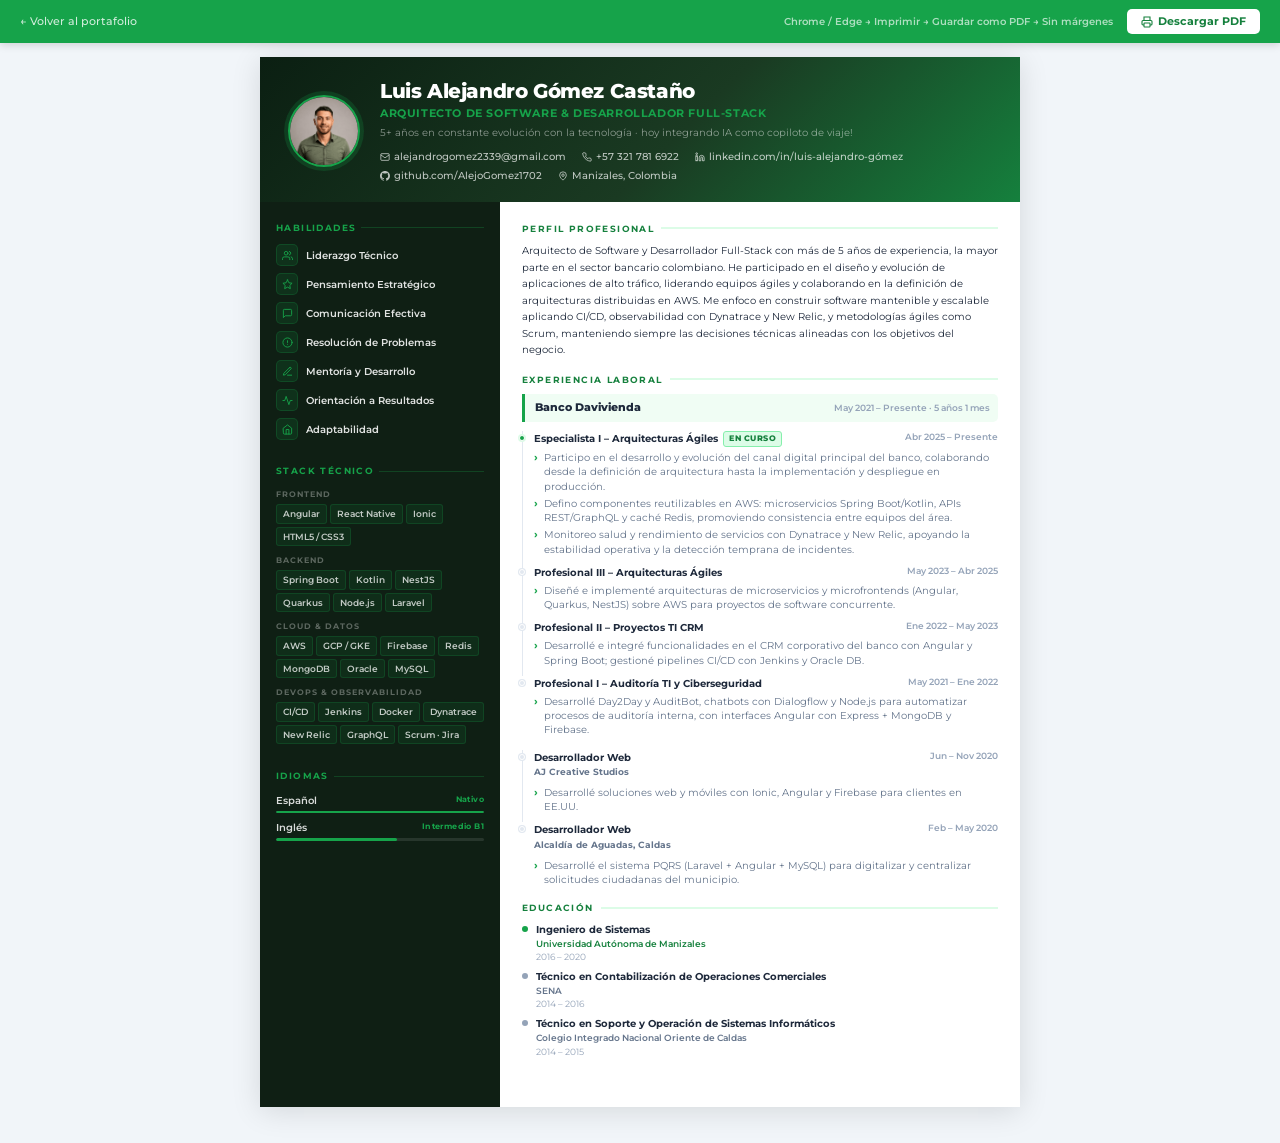
<file: docs/my-cv.html>
<!DOCTYPE html>
<html lang="es">
<head>
  <meta charset="UTF-8">
  <meta name="viewport" content="width=device-width, initial-scale=1">
  <title>CV – Luis Alejandro Gómez Castaño | Arquitecto de Software</title>
  <link href="https://fonts.googleapis.com/css2?family=Montserrat:wght@300;400;500;600;700;800&display=swap" rel="stylesheet">
  <style>
    *, *::before, *::after { box-sizing: border-box; margin: 0; padding: 0; }

    :root {
      --green:       #16a34a;
      --green-dark:  #15803d;
      --green-light: #dcfce7;
      --green-soft:  #f0fdf4;
      --sidebar-bg:  #0f1f14;
      --text-main:   #1e293b;
      --text-muted:  #64748b;
      --text-light:  #94a3b8;
      --border:      #e2e8f0;
    }

    body {
      font-family: 'Montserrat', 'Segoe UI', sans-serif;
      font-size: 10.5px;
      color: var(--text-main);
      background: #f1f5f9;
      line-height: 1.5;
    }

    /* ── Print bar (screen only) ──────────────── */
    .print-bar {
      position: sticky;
      top: 0;
      z-index: 100;
      background: var(--green);
      color: #fff;
      display: flex;
      align-items: center;
      justify-content: space-between;
      padding: 9px 20px;
      font-size: 11px;
      font-weight: 600;
      box-shadow: 0 2px 8px rgba(0,0,0,.15);
    }
    .print-bar a { color: #fff; text-decoration: none; opacity: .8; font-size: 10.5px; font-weight: 500; }
    .print-bar a:hover { opacity: 1; }
    .btn-print {
      background: #fff;
      color: var(--green-dark);
      border: none;
      border-radius: 5px;
      padding: 6px 14px;
      font-family: inherit;
      font-size: 10.5px;
      font-weight: 700;
      cursor: pointer;
      display: flex;
      align-items: center;
      gap: 5px;
      transition: background .15s;
    }
    .btn-print:hover { background: var(--green-light); }

    /* ── Page wrapper ─────────────────────────── */
    .page {
      max-width: 760px;
      min-height: 1050px;
      margin: 14px auto 36px;
      background: #fff;
      box-shadow: 0 4px 28px rgba(0,0,0,.12);
      display: grid;
      grid-template-columns: 240px 1fr;
      grid-template-rows: auto 1fr;
    }

    /* ── Header ───────────────────────────────── */
    .cv-header {
      grid-column: 1 / -1;
      background: linear-gradient(135deg, #0b1f12 0%, #1a3a22 55%, #15803d 100%);
      padding: 22px 28px 18px;
      display: flex;
      align-items: center;
      gap: 20px;
    }
    .cv-header-photo {
      width: 72px; height: 72px;
      border-radius: 50%;
      border: 2.5px solid var(--green);
      object-fit: cover;
      flex-shrink: 0;
      box-shadow: 0 0 0 4px rgba(22,163,74,.2);
    }
    .cv-header-placeholder {
      width: 72px; height: 72px;
      border-radius: 50%;
      border: 2.5px solid var(--green);
      background: #162b1d;
      flex-shrink: 0;
      display: none;
      align-items: center;
      justify-content: center;
      font-size: 24px; font-weight: 800;
      color: var(--green);
    }
    .cv-header-name {
      font-size: 20px; font-weight: 800;
      color: #fff; letter-spacing: -.4px;
      line-height: 1.2;
    }
    .cv-header-role {
      font-size: 10.5px; font-weight: 700;
      color: var(--green);
      margin-top: 3px;
      letter-spacing: .6px;
      text-transform: uppercase;
    }
    .cv-header-tagline {
      font-size: 9.5px; color: rgba(255,255,255,.5);
      margin-top: 4px; font-weight: 400;
    }
    .cv-header-contact {
      display: flex; flex-wrap: wrap;
      gap: 5px 16px; margin-top: 10px;
    }
    .cv-header-contact a,
    .cv-header-contact span {
      font-size: 9.5px; font-weight: 500;
      color: rgba(255,255,255,.72);
      text-decoration: none;
      display: flex; align-items: center; gap: 4px;
    }
    .cv-header-contact a:hover { color: #fff; }

    /* ── Sidebar ──────────────────────────────── */
    .cv-sidebar {
      background: var(--sidebar-bg);
      padding: 20px 16px;
      display: flex; flex-direction: column; gap: 18px;
    }
    .s-title {
      font-size: 8.5px; font-weight: 700;
      text-transform: uppercase; letter-spacing: 1.4px;
      color: var(--green); margin-bottom: 10px;
      display: flex; align-items: center; gap: 5px;
    }
    .s-title::after {
      content: ''; flex: 1; height: 1px;
      background: rgba(22,163,74,.28);
    }

    /* Soft skills */
    .soft-skill {
      display: flex; align-items: center;
      gap: 8px; margin-bottom: 7px;
    }
    .soft-icon {
      width: 22px; height: 22px;
      background: rgba(22,163,74,.14);
      border: 1px solid rgba(22,163,74,.22);
      border-radius: 5px;
      display: flex; align-items: center; justify-content: center;
      flex-shrink: 0;
    }
    .soft-icon svg {
      width: 11px; height: 11px;
      color: var(--green); fill: none;
      stroke: currentColor; stroke-width: 2;
      stroke-linecap: round; stroke-linejoin: round;
    }
    .soft-label {
      font-size: 10px; font-weight: 600;
      color: rgba(255,255,255,.88);
    }

    /* Tech stack */
    .tech-group { margin-bottom: 8px; }
    .tech-group-label {
      font-size: 8px; text-transform: uppercase;
      letter-spacing: 1px; color: rgba(255,255,255,.32);
      font-weight: 700; margin-bottom: 4px;
    }
    .tech-tags { display: flex; flex-wrap: wrap; gap: 3px; }
    .tech-tag {
      background: rgba(22,163,74,.11);
      border: 1px solid rgba(22,163,74,.2);
      color: rgba(255,255,255,.75);
      font-size: 9px; font-weight: 600;
      padding: 2px 6px; border-radius: 3px;
    }

    /* Languages */
    .lang-item { margin-bottom: 7px; }
    .lang-name {
      font-size: 10px; font-weight: 600;
      color: rgba(255,255,255,.85);
      display: flex; justify-content: space-between;
      margin-bottom: 3px;
    }
    .lang-level { font-size: 8px; color: var(--green); font-weight: 700; letter-spacing: .4px; }
    .lang-bar { height: 2.5px; background: rgba(255,255,255,.1); border-radius: 2px; overflow: hidden; }
    .lang-bar-fill { height: 100%; background: var(--green); border-radius: 2px; }

    /* ── Main ─────────────────────────────────── */
    .cv-main {
      padding: 20px 22px;
      display: flex; flex-direction: column; gap: 14px;
    }
    .m-title {
      font-size: 9px; font-weight: 700;
      text-transform: uppercase; letter-spacing: 1.4px;
      color: var(--green-dark); margin-bottom: 8px;
      display: flex; align-items: center; gap: 7px;
    }
    .m-title::after {
      content: ''; flex: 1; height: 2px; background: var(--green-light);
    }

    /* Profile */
    .profile-text {
      font-size: 10px; color: var(--text-main);
      line-height: 1.65; font-weight: 400;
    }

    /* Experience */
    .exp-block { margin-bottom: 12px; }
    .exp-co-header {
      display: flex; align-items: center; gap: 8px;
      padding: 6px 8px 6px 10px;
      background: var(--green-soft);
      border-left: 3px solid var(--green);
      border-radius: 0 5px 5px 0;
      margin-bottom: 9px;
    }
    .exp-co-name { font-size: 10.5px; font-weight: 800; color: var(--text-main); flex: 1; }
    .exp-co-total { font-size: 8.5px; font-weight: 600; color: var(--text-light); }

    .exp-role {
      padding: 0 0 8px 11px;
      border-left: 1.5px solid var(--border);
      position: relative;
    }
    .exp-role::before {
      content: '';
      position: absolute; left: -4px; top: 4px;
      width: 6px; height: 6px; border-radius: 50%;
      background: var(--border);
      border: 1.5px solid #fff;
      box-shadow: 0 0 0 1px var(--border);
    }
    .exp-role.current::before {
      background: var(--green);
      box-shadow: 0 0 0 1px var(--green-light);
    }
    .exp-role:last-child { border-left-color: transparent; padding-bottom: 0; }

    .exp-role-head {
      display: flex; justify-content: space-between;
      align-items: flex-start; gap: 6px; margin-bottom: 4px;
    }
    .exp-role-left { display: flex; align-items: center; gap: 5px; flex-wrap: wrap; }
    .exp-role-name { font-size: 10px; font-weight: 700; color: var(--text-main); }
    .badge-active {
      font-size: 7.5px; font-weight: 800; letter-spacing: .5px;
      color: var(--green-dark);
      background: var(--green-light);
      border: 1px solid #86efac;
      padding: 1.5px 5px; border-radius: 3px;
      text-transform: uppercase;
    }
    .exp-role-date {
      font-size: 8.5px; font-weight: 600;
      color: var(--text-light); white-space: nowrap; flex-shrink: 0;
    }

    .bullets { list-style: none; display: flex; flex-direction: column; gap: 3px; }
    .bullets li {
      font-size: 9.5px; color: var(--text-muted);
      line-height: 1.5; padding-left: 10px; position: relative;
    }
    .bullets li::before {
      content: '›'; position: absolute; left: 0;
      color: var(--green); font-weight: 700; font-size: 11px; line-height: 1.25;
    }

    /* Standalone exp */
    .exp-solo {
      padding: 0 0 8px 11px;
      border-left: 1.5px solid var(--border);
      position: relative;
    }
    .exp-solo::before {
      content: '';
      position: absolute; left: -4px; top: 4px;
      width: 6px; height: 6px; border-radius: 50%;
      background: var(--border);
      border: 1.5px solid #fff;
      box-shadow: 0 0 0 1px var(--border);
    }
    .exp-solo:last-child { border-left-color: transparent; padding-bottom: 0; }
    .exp-solo-co {
      font-size: 9px; color: var(--text-muted);
      font-weight: 700; margin-bottom: 3px;
    }

    /* Education */
    .edu-item {
      display: flex; align-items: flex-start;
      gap: 8px; margin-bottom: 6px;
    }
    .edu-item:last-child { margin-bottom: 0; }
    .edu-dot {
      width: 6px; height: 6px; border-radius: 50%;
      background: var(--green); margin-top: 3px; flex-shrink: 0;
    }
    .edu-degree { font-size: 10px; font-weight: 700; color: var(--text-main); line-height: 1.3; }
    .edu-inst { font-size: 9px; font-weight: 600; color: var(--green-dark); margin-top: 1px; }
    .edu-period { font-size: 8.5px; color: var(--text-light); margin-top: 1px; }

    /* ── Print ────────────────────────────────── */
    @media print {
      @page { size: A4 portrait; margin: 0; }

      html {
        -webkit-print-color-adjust: exact;
        print-color-adjust: exact;
        width: 210mm;
        height: 297mm;
      }
      body {
        background: #fff;
        font-size: 10px;
        line-height: 1.35;
        margin: 0;
        width: 210mm;
        height: 297mm;
      }

      .print-bar { display: none !important; }

      .page {
        max-width: 100%;
        margin: 0;
        box-shadow: none;
        width: 210mm;
        min-height: 297mm;
        height: 297mm;
        overflow: hidden;
      }

      .cv-header {
        padding: 18px 22px 14px;
        gap: 14px;
      }

      .cv-sidebar {
        padding: 14px 12px;
        gap: 14px;
      }

      .cv-main {
        padding: 14px 16px;
        gap: 10px;
      }

      .exp-block { margin-bottom: 8px; }
      .exp-role,
      .exp-solo { padding-bottom: 6px; }
      .bullets { gap: 2px; }
      .bullets li {
        font-size: 9px;
        line-height: 1.35;
      }

      section,
      .exp-block,
      .exp-role,
      .exp-solo {
        break-inside: avoid;
        page-break-inside: avoid;
      }

      .cv-sidebar,
      .cv-header,
      .exp-co-header,
      .badge-active,
      .lang-bar-fill,
      .soft-icon,
      .tech-tag,
      .edu-dot,
      .exp-role.current::before { -webkit-print-color-adjust: exact; print-color-adjust: exact; }
    }

    @media (max-width: 680px) {
      .page { grid-template-columns: 1fr; }
      .cv-header { flex-direction: column; align-items: flex-start; }
    }
  </style>
</head>
<body>

<div class="print-bar">
  <a href="../index.html">← Volver al portafolio</a>
  <div style="display:flex;align-items:center;gap:14px">
    <span style="opacity:.65;font-size:10px">Chrome / Edge → Imprimir → Guardar como PDF → Sin márgenes</span>
    <button class="btn-print" onclick="window.print()">
      <svg width="12" height="12" fill="none" stroke="currentColor" stroke-width="2.2" viewBox="0 0 24 24"><path d="M6 9V2h12v7"/><rect x="6" y="14" width="12" height="8" rx="1"/><path d="M6 18H4a2 2 0 0 1-2-2v-5a2 2 0 0 1 2-2h16a2 2 0 0 1 2 2v5a2 2 0 0 1-2 2h-2"/></svg>
      Descargar PDF
    </button>
  </div>
</div>

<div class="page">

  <!-- HEADER -->
  <header class="cv-header">
    <img src="../images/perfil-alejo-light.png" alt="Alejandro Gómez" class="cv-header-photo"
         onerror="this.style.display='none';this.nextElementSibling.style.display='flex'">
    <div class="cv-header-placeholder">AG</div>

    <div>
      <h1 class="cv-header-name">Luis Alejandro Gómez Castaño</h1>
      <p class="cv-header-role">Arquitecto de Software &amp; Desarrollador Full-Stack</p>
      <p class="cv-header-tagline">5+ años en constante evolución con la tecnología · hoy integrando IA como copiloto de viaje!</p>
      <div class="cv-header-contact">
        <a href="mailto:alejandrogomez2339@gmail.com">
          <svg width="10" height="10" fill="none" stroke="currentColor" stroke-width="2" viewBox="0 0 24 24"><rect x="2" y="4" width="20" height="16" rx="2"/><path d="m2 7 10 7 10-7"/></svg>
          alejandrogomez2339@gmail.com
        </a>
        <span>
          <svg width="10" height="10" fill="none" stroke="currentColor" stroke-width="2" viewBox="0 0 24 24"><path d="M22 16.92v3a2 2 0 0 1-2.18 2 19.79 19.79 0 0 1-8.63-3.07A19.5 19.5 0 0 1 4.69 12 19.79 19.79 0 0 1 1.61 3.18C2.05 2.1 3.07 1.5 4.09 2h3a2 2 0 0 1 2 1.72 12.84 12.84 0 0 0 .7 2.81 2 2 0 0 1-.45 2.11L8.09 9.91A16 16 0 0 0 14.09 16l1.27-1.27a2 2 0 0 1 2.11-.45 12.84 12.84 0 0 0 2.81.7A2 2 0 0 1 22 16.92Z"/></svg>
          +57 321 781 6922
        </span>
        <a href="https://linkedin.com/in/luis-alejandro-g%C3%B3mez-casta%C3%B1o-08755814a/" target="_blank">
          <svg width="10" height="10" fill="none" stroke="currentColor" stroke-width="2" viewBox="0 0 24 24"><path d="M16 8a6 6 0 0 1 6 6v7h-4v-7a2 2 0 0 0-4 0v7h-4v-7a6 6 0 0 1 6-6z"/><rect x="2" y="9" width="4" height="12"/><circle cx="4" cy="4" r="2"/></svg>
          linkedin.com/in/luis-alejandro-gómez
        </a>
        <a href="https://github.com/AlejoGomez1702" target="_blank">
          <svg width="10" height="10" fill="currentColor" viewBox="0 0 24 24"><path d="M12 0C5.37 0 0 5.373 0 12c0 5.303 3.438 9.8 8.205 11.387.6.113.82-.258.82-.577 0-.285-.01-1.04-.015-2.04-3.338.724-4.042-1.61-4.042-1.61-.546-1.387-1.333-1.756-1.333-1.756-1.09-.745.083-.729.083-.729 1.205.084 1.838 1.236 1.838 1.236 1.07 1.835 2.807 1.305 3.492.998.108-.776.417-1.305.76-1.605-2.665-.305-5.467-1.334-5.467-5.931 0-1.311.469-2.381 1.236-3.221-.124-.303-.535-1.524.117-3.176 0 0 1.008-.322 3.301 1.23A11.509 11.509 0 0 1 12 5.803c1.02.005 2.047.138 3.006.404 2.291-1.552 3.297-1.23 3.297-1.23.653 1.653.242 2.874.118 3.176.77.84 1.235 1.911 1.235 3.221 0 4.609-2.807 5.624-5.479 5.921.43.372.823 1.102.823 2.222 0 1.606-.015 2.896-.015 3.286 0 .315.216.69.825.572C20.565 21.795 24 17.298 24 12c0-6.627-5.373-12-12-12z"/></svg>
          github.com/AlejoGomez1702
        </a>
        <span>
          <svg width="10" height="10" fill="none" stroke="currentColor" stroke-width="2" viewBox="0 0 24 24"><path d="M20 10c0 6-8 12-8 12S4 16 4 10a8 8 0 1 1 16 0Z"/><circle cx="12" cy="10" r="3"/></svg>
          Manizales, Colombia
        </span>
      </div>
    </div>
  </header>

  <!-- SIDEBAR -->
  <aside class="cv-sidebar">

    <section>
      <div class="s-title">Habilidades</div>

      <div class="soft-skill">
        <div class="soft-icon"><svg viewBox="0 0 24 24"><path d="M17 21v-2a4 4 0 0 0-4-4H5a4 4 0 0 0-4 4v2"/><circle cx="9" cy="7" r="4"/><path d="M23 21v-2a4 4 0 0 0-3-3.87"/><path d="M16 3.13a4 4 0 0 1 0 7.75"/></svg></div>
        <span class="soft-label">Liderazgo Técnico</span>
      </div>
      <div class="soft-skill">
        <div class="soft-icon"><svg viewBox="0 0 24 24"><polygon points="12 2 15.09 8.26 22 9.27 17 14.14 18.18 21.02 12 17.77 5.82 21.02 7 14.14 2 9.27 8.91 8.26 12 2"/></svg></div>
        <span class="soft-label">Pensamiento Estratégico</span>
      </div>
      <div class="soft-skill">
        <div class="soft-icon"><svg viewBox="0 0 24 24"><path d="M21 15a2 2 0 0 1-2 2H7l-4 4V5a2 2 0 0 1 2-2h14a2 2 0 0 1 2 2z"/></svg></div>
        <span class="soft-label">Comunicación Efectiva</span>
      </div>
      <div class="soft-skill">
        <div class="soft-icon"><svg viewBox="0 0 24 24"><circle cx="12" cy="12" r="10"/><line x1="12" y1="8" x2="12" y2="12"/><line x1="12" y1="16" x2="12.01" y2="16"/></svg></div>
        <span class="soft-label">Resolución de Problemas</span>
      </div>
      <div class="soft-skill">
        <div class="soft-icon"><svg viewBox="0 0 24 24"><path d="M12 20h9"/><path d="M16.5 3.5a2.121 2.121 0 0 1 3 3L7 19l-4 1 1-4L16.5 3.5z"/></svg></div>
        <span class="soft-label">Mentoría y Desarrollo</span>
      </div>
      <div class="soft-skill">
        <div class="soft-icon"><svg viewBox="0 0 24 24"><polyline points="22 12 18 12 15 21 9 3 6 12 2 12"/></svg></div>
        <span class="soft-label">Orientación a Resultados</span>
      </div>
      <div class="soft-skill">
        <div class="soft-icon"><svg viewBox="0 0 24 24"><path d="M3 9l9-7 9 7v11a2 2 0 0 1-2 2H5a2 2 0 0 1-2-2z"/><polyline points="9 22 9 12 15 12 15 22"/></svg></div>
        <span class="soft-label">Adaptabilidad</span>
      </div>
    </section>

    <section>
      <div class="s-title">Stack Técnico</div>

      <div class="tech-group">
        <div class="tech-group-label">Frontend</div>
        <div class="tech-tags">
          <span class="tech-tag">Angular</span>
          <span class="tech-tag">React Native</span>
          <span class="tech-tag">Ionic</span>
          <span class="tech-tag">HTML5 / CSS3</span>
        </div>
      </div>
      <div class="tech-group">
        <div class="tech-group-label">Backend</div>
        <div class="tech-tags">
          <span class="tech-tag">Spring Boot</span>
          <span class="tech-tag">Kotlin</span>
          <span class="tech-tag">NestJS</span>
          <span class="tech-tag">Quarkus</span>
          <span class="tech-tag">Node.js</span>
          <span class="tech-tag">Laravel</span>
        </div>
      </div>
      <div class="tech-group">
        <div class="tech-group-label">Cloud &amp; Datos</div>
        <div class="tech-tags">
          <span class="tech-tag">AWS</span>
          <span class="tech-tag">GCP / GKE</span>
          <span class="tech-tag">Firebase</span>
          <span class="tech-tag">Redis</span>
          <span class="tech-tag">MongoDB</span>
          <span class="tech-tag">Oracle</span>
          <span class="tech-tag">MySQL</span>
        </div>
      </div>
      <div class="tech-group">
        <div class="tech-group-label">DevOps &amp; Observabilidad</div>
        <div class="tech-tags">
          <span class="tech-tag">CI/CD</span>
          <span class="tech-tag">Jenkins</span>
          <span class="tech-tag">Docker</span>
          <span class="tech-tag">Dynatrace</span>
          <span class="tech-tag">New Relic</span>
          <span class="tech-tag">GraphQL</span>
          <span class="tech-tag">Scrum · Jira</span>
        </div>
      </div>
    </section>

    <section>
      <div class="s-title">Idiomas</div>
      <div class="lang-item">
        <div class="lang-name">Español <span class="lang-level">Nativo</span></div>
        <div class="lang-bar"><div class="lang-bar-fill" style="width:100%"></div></div>
      </div>
      <div class="lang-item">
        <div class="lang-name">Inglés <span class="lang-level">Intermedio B1</span></div>
        <div class="lang-bar"><div class="lang-bar-fill" style="width:58%"></div></div>
      </div>
    </section>

  </aside>

  <!-- MAIN -->
  <main class="cv-main">

    <!-- Perfil -->
    <section>
      <div class="m-title">Perfil Profesional</div>
      <p class="profile-text">
        Arquitecto de Software y Desarrollador Full-Stack con más de 5 años de experiencia, la mayor parte en el sector bancario colombiano.
        He participado en el diseño y evolución de aplicaciones de alto tráfico, liderando equipos ágiles y colaborando en
        la definición de arquitecturas distribuidas en AWS. Me enfoco en construir software mantenible y escalable aplicando CI/CD,
        observabilidad con Dynatrace y New Relic, y metodologías ágiles como Scrum, manteniendo siempre las decisiones técnicas
        alineadas con los objetivos del negocio.
      </p>
    </section>

    <!-- Experiencia -->
    <section>
      <div class="m-title">Experiencia Laboral</div>

      <!-- Banco Davivienda -->
      <div class="exp-block">
        <div class="exp-co-header">
          <span class="exp-co-name">Banco Davivienda</span>
          <span class="exp-co-total">May 2021 – Presente · 5 años 1 mes</span>
        </div>

        <div class="exp-role current">
          <div class="exp-role-head">
            <div class="exp-role-left">
              <span class="exp-role-name">Especialista I – Arquitecturas Ágiles</span>
              <span class="badge-active">En curso</span>
            </div>
            <span class="exp-role-date">Abr 2025 – Presente</span>
          </div>
          <ul class="bullets">
            <li>Participo en el desarrollo y evolución del canal digital principal del banco, colaborando desde la definición de arquitectura hasta la implementación y despliegue en producción.</li>
            <li>Defino componentes reutilizables en AWS: microservicios Spring Boot/Kotlin, APIs REST/GraphQL y caché Redis, promoviendo consistencia entre equipos del área.</li>
            <li>Monitoreo salud y rendimiento de servicios con Dynatrace y New Relic, apoyando la estabilidad operativa y la detección temprana de incidentes.</li>
          </ul>
        </div>

        <div class="exp-role">
          <div class="exp-role-head">
            <span class="exp-role-name">Profesional III – Arquitecturas Ágiles</span>
            <span class="exp-role-date">May 2023 – Abr 2025</span>
          </div>
          <ul class="bullets">
            <li>Diseñé e implementé arquitecturas de microservicios y microfrontends (Angular, Quarkus, NestJS) sobre AWS para proyectos de software concurrente.</li>
          </ul>
        </div>

        <div class="exp-role">
          <div class="exp-role-head">
            <span class="exp-role-name">Profesional II – Proyectos TI CRM</span>
            <span class="exp-role-date">Ene 2022 – May 2023</span>
          </div>
          <ul class="bullets">
            <li>Desarrollé e integré funcionalidades en el CRM corporativo del banco con Angular y Spring Boot; gestioné pipelines CI/CD con Jenkins y Oracle DB.</li>
          </ul>
        </div>

        <div class="exp-role">
          <div class="exp-role-head">
            <span class="exp-role-name">Profesional I – Auditoría TI y Ciberseguridad</span>
            <span class="exp-role-date">May 2021 – Ene 2022</span>
          </div>
          <ul class="bullets">
            <li>Desarrollé Day2Day y AuditBot, chatbots con Dialogflow y Node.js para automatizar procesos de auditoría interna, con interfaces Angular con Express + MongoDB y Firebase.</li>
          </ul>
        </div>
      </div>

      <!-- AJ Creative Studios -->
      <div class="exp-solo">
        <div class="exp-role-head">
          <div>
            <span class="exp-role-name">Desarrollador Web</span>
            <div class="exp-solo-co">AJ Creative Studios</div>
          </div>
          <span class="exp-role-date">Jun – Nov 2020</span>
        </div>
        <ul class="bullets">
          <li>Desarrollé soluciones web y móviles con Ionic, Angular y Firebase para clientes en EE.UU.</li>
        </ul>
      </div>

      <!-- Alcaldía de Aguadas -->
      <div class="exp-solo">
        <div class="exp-role-head">
          <div>
            <span class="exp-role-name">Desarrollador Web</span>
            <div class="exp-solo-co">Alcaldía de Aguadas, Caldas</div>
          </div>
          <span class="exp-role-date">Feb – May 2020</span>
        </div>
        <ul class="bullets">
          <li>Desarrollé el sistema PQRS (Laravel + Angular + MySQL) para digitalizar y centralizar solicitudes ciudadanas del municipio.</li>
        </ul>
      </div>
    </section>

    <!-- Educación -->
    <section>
      <div class="m-title">Educación</div>

      <div class="edu-item">
        <div class="edu-dot"></div>
        <div>
          <div class="edu-degree">Ingeniero de Sistemas</div>
          <div class="edu-inst">Universidad Autónoma de Manizales</div>
          <div class="edu-period">2016 – 2020</div>
        </div>
      </div>
      <div class="edu-item">
        <div class="edu-dot" style="background:#94a3b8"></div>
        <div>
          <div class="edu-degree">Técnico en Contabilización de Operaciones Comerciales</div>
          <div class="edu-inst" style="color:var(--text-muted)">SENA</div>
          <div class="edu-period">2014 – 2016</div>
        </div>
      </div>
      <div class="edu-item">
        <div class="edu-dot" style="background:#94a3b8"></div>
        <div>
          <div class="edu-degree">Técnico en Soporte y Operación de Sistemas Informáticos</div>
          <div class="edu-inst" style="color:var(--text-muted)">Colegio Integrado Nacional Oriente de Caldas</div>
          <div class="edu-period">2014 – 2015</div>
        </div>
      </div>
    </section>

  </main>

</div>

</body>
</html>
</file>
